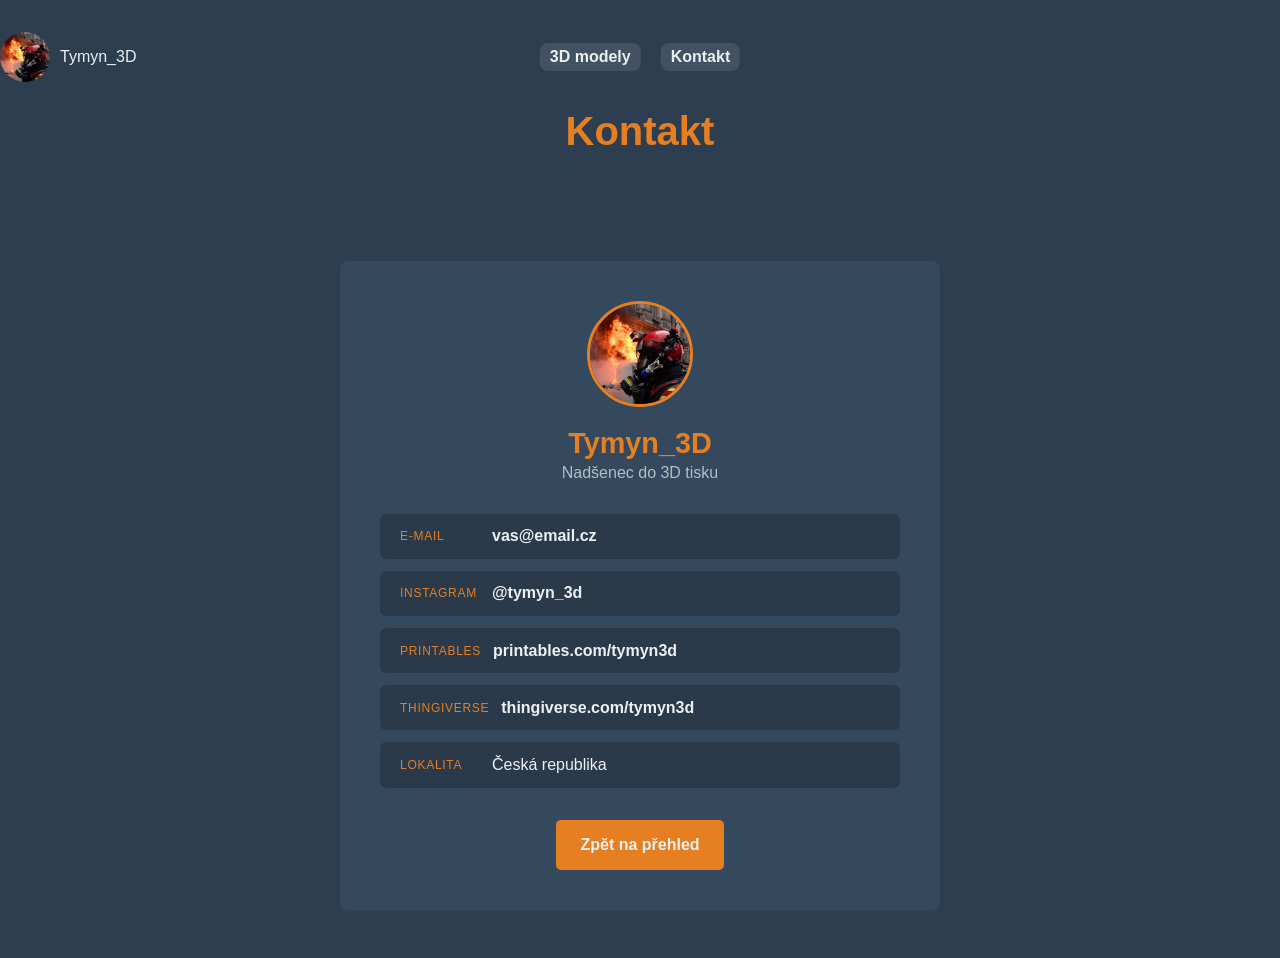
<file: webovky/kontakt.html>
<!DOCTYPE html>
<html lang="cs">
<head>
    <meta charset="UTF-8">
    <meta name="viewport" content="width=device-width, initial-scale=1.0">
    <title>Kontakt – Tymyn_3D</title>
    <link rel="stylesheet" href="style.css">
</head>
<body>
    <header>
        <div class="header-top">
            <div class="profile-box">
                <img src="obrazek_profil.webp" alt="Profil Tymyn_3D" class="profile-img">
                <span>Tymyn_3D</span>
            </div>
            <div class="center-nav">
                <a href="index.html">3D modely</a>
                <a href="kontakt.html">Kontakt</a>
            </div>
        </div>
        <h1>Kontakt</h1>
    </header>
    <main class="contact-wrapper">
        <div class="contact-card">
            <img src="obrazek_profil.webp" alt="Tymyn_3D" class="contact-avatar">
            <h2 class="contact-name">Tymyn_3D</h2>
            <p class="contact-subtitle">Nadšenec do 3D tisku</p>
            <ul class="contact-list">
                <li>
                    <span class="contact-label">E-mail</span>
                    <a href="mailto:vas@email.cz">vas@email.cz</a>
                </li>
                <li>
                    <span class="contact-label">Instagram</span>
                    <a href="https://instagram.com" target="_blank" rel="noopener">@tymyn_3d</a>
                </li>
                <li>
                    <span class="contact-label">Printables</span>
                    <a href="https://www.printables.com" target="_blank" rel="noopener">printables.com/tymyn3d</a>
                </li>
                <li>
                    <span class="contact-label">Thingiverse</span>
                    <a href="https://www.thingiverse.com" target="_blank" rel="noopener">thingiverse.com/tymyn3d</a>
                </li>
                <li>
                    <span class="contact-label">Lokalita</span>
                    <span>Česká republika</span>
                </li>
            </ul>
            <a href="index.html" class="back-button">Zpět na přehled</a>
        </div>
    </main>
</body>
</html>
</file>
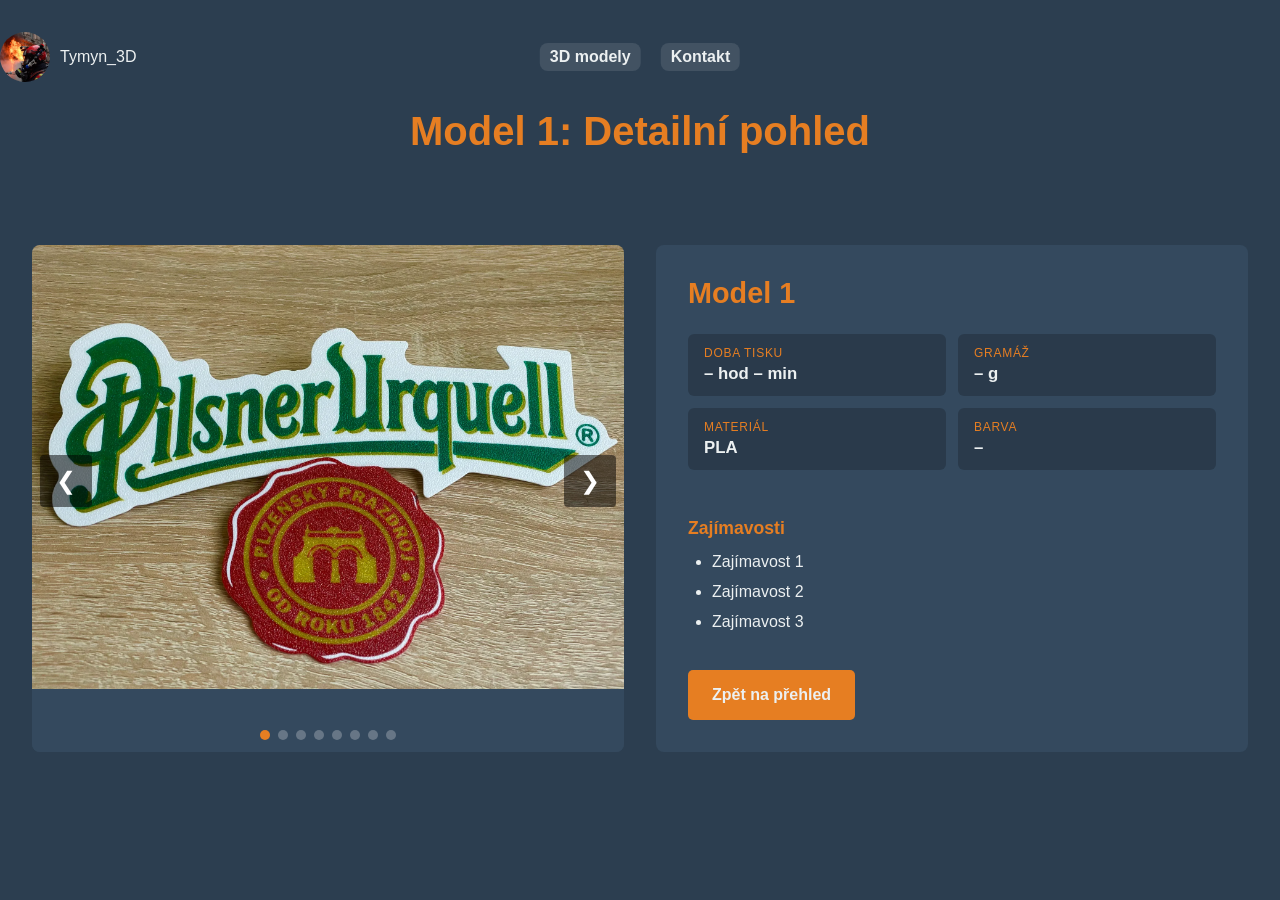
<file: webovky/model1.html>
<!DOCTYPE html>
<html lang="cs">
<head>
    <meta charset="UTF-8">
    <meta name="viewport" content="width=device-width, initial-scale=1.0">
    <title>Detail Modelu 1</title>
    <link rel="stylesheet" href="style.css">
</head>
<body>
    <header>
        <div class="header-top">
            <div class="profile-box">
                <img src="obrazek_profil.webp" alt="Profil Tymyn_3D" class="profile-img">
                <span>Tymyn_3D</span>
            </div>
            <div class="center-nav">
                <a href="index.html">3D modely</a>
                <a href="kontakt.html">Kontakt</a>
            </div>
        </div>
        <h1>Model 1: Detailní pohled</h1>
    </header>
    <main class="detail-wrapper">
        <div class="carousel">
            <div class="carousel-inner">
                <div class="carousel-track-wrapper">
                    <div class="carousel-track">
                        <img src="Foto_Pilsner.webp" alt="Foto 1" class="carousel-img">
                        <img src="Foto_Pilsner.webp" alt="Foto 2" class="carousel-img">
                        <img src="Foto_Pilsner.webp" alt="Foto 3" class="carousel-img">
                        <img src="Foto_Pilsner.webp" alt="Foto 4" class="carousel-img">
                        <img src="Foto_Pilsner.webp" alt="Foto 5" class="carousel-img">
                        <img src="Foto_Pilsner.webp" alt="Foto 6" class="carousel-img">
                        <img src="Foto_Pilsner.webp" alt="Foto 7" class="carousel-img">
                        <img src="Foto_Pilsner.webp" alt="Foto 8" class="carousel-img">
                    </div>
                </div>
                <button class="carousel-btn prev">&#10094;</button>
                <button class="carousel-btn next">&#10095;</button>
            </div>
            <div class="carousel-indicators">
                <span class="dot active"></span>
                <span class="dot"></span>
                <span class="dot"></span>
                <span class="dot"></span>
                <span class="dot"></span>
                <span class="dot"></span>
                <span class="dot"></span>
                <span class="dot"></span>
            </div>
        </div>
        <div class="detail-info">
            <h2>Model 1</h2>
            <div class="detail-meta">
                <div class="meta-item">
                    <span class="meta-label">Doba tisku</span>
                    <span class="meta-value">– hod – min</span>
                </div>
                <div class="meta-item">
                    <span class="meta-label">Gramáž</span>
                    <span class="meta-value">– g</span>
                </div>
                <div class="meta-item">
                    <span class="meta-label">Materiál</span>
                    <span class="meta-value">PLA</span>
                </div>
                <div class="meta-item">
                    <span class="meta-label">Barva</span>
                    <span class="meta-value">–</span>
                </div>
            </div>
            <h3>Zajímavosti</h3>
            <ul class="facts-list">
                <li>Zajímavost 1</li>
                <li>Zajímavost 2</li>
                <li>Zajímavost 3</li>
            </ul>
            <a href="index.html" class="back-button">Zpět na přehled</a>
        </div>
    </main>
    <script src="carousel.js"></script>
</body>
</html>
</file>
<file: webovky/style.css>
:root {
    --primary-bg: #2c3e50;
    --secondary-bg: #34495e;
    --accent-color: #e67e22;
    --accent-hover: #d35400;
    --text-color: #ecf0f1;
    --shadow-color: rgba(0, 0, 0, 0.2);
}

body {
    font-family: -apple-system, BlinkMacSystemFont, "Segoe UI", Roboto, Helvetica, Arial, sans-serif;
    margin: 0;
    background-color: var(--primary-bg);
    color: var(--text-color);
}

header {
    text-align: center;
    padding: 2rem 0;
    position: sticky;
    top: 0;
    z-index: 100;
    background-color: var(--primary-bg);
}

h1 {
    font-size: 2.5rem;
    color: var(--accent-color);
}

.card-container {
    display: grid;
    grid-template-columns: repeat(4, 1fr);
    gap: 1.5rem;
    padding: 2rem;
    max-width: 1400px;
    margin: 0 auto;
}

.card {
    background-color: var(--secondary-bg);
    border-radius: 8px;
    box-shadow: 0 4px 8px var(--shadow-color);
    overflow: hidden;
    width: 100%;
    display: flex;
    flex-direction: column;
    transition: transform 0.2s, box-shadow 0.2s;
}

.card img {
    width: 100%;
    aspect-ratio: 4 / 3;
    object-fit: cover;
    display: block;
}

.card:hover {
    transform: translateY(-5px);
    box-shadow: 0 8px 16px var(--shadow-color);
}

.card h2 {
    font-size: 1.5rem;
    margin: 1.5rem 1.5rem 0.5rem;
}

.card p {
    font-size: 1rem;
    margin: 0 1.5rem;
    flex-grow: 1;
}

.card button {
    display: block;
    width: calc(100% - 3rem);
    padding: 1rem;
    margin: 1.5rem;
    background-color: var(--accent-color);
    color: var(--text-color);
    border: none;
    border-radius: 5px;
    font-size: 1rem;
    font-weight: bold;
    cursor: pointer;
    transition: background-color 0.2s;
}

.card button:hover {
    background-color: var(--accent-hover);
}

.card-link {
    text-decoration: none;
    color: inherit;
}

/* Styly pro detailní stránku */
.detail-wrapper {
    max-width: 1400px;
    margin: 0 auto;
    padding: 2rem;
    display: grid;
    grid-template-columns: 1fr 1fr;
    gap: 2rem;
    align-items: stretch;
}

/* Carousel */
.carousel {
    border-radius: 8px;
    overflow: hidden;
    background-color: var(--secondary-bg);
    display: flex;
    flex-direction: column;
}

.carousel-inner {
    position: relative;
    overflow: hidden;
    flex: 1;
}

.carousel-track-wrapper {
    overflow: hidden;
}

.carousel-track {
    display: flex;
    transition: transform 0.4s ease;
}

.carousel-img {
    min-width: 100%;
    aspect-ratio: 4 / 3;
    object-fit: cover;
    display: block;
}

.carousel-btn {
    position: absolute;
    top: 50%;
    transform: translateY(-50%);
    background: rgba(0, 0, 0, 0.5);
    color: #fff;
    border: none;
    padding: 0.75rem 1rem;
    font-size: 1.5rem;
    cursor: pointer;
    z-index: 10;
    border-radius: 4px;
    transition: background 0.2s;
}

.carousel-btn:hover {
    background: rgba(0, 0, 0, 0.85);
}

.carousel-btn.prev { left: 0.5rem; }
.carousel-btn.next { right: 0.5rem; }

.carousel-indicators {
    display: flex;
    justify-content: center;
    gap: 8px;
    padding: 0.75rem;
    background-color: var(--secondary-bg);
}

.dot {
    width: 10px;
    height: 10px;
    border-radius: 50%;
    background-color: rgba(255, 255, 255, 0.25);
    cursor: pointer;
    transition: background-color 0.2s;
}

.dot.active {
    background-color: var(--accent-color);
}

/* Detail info panel */
.detail-info {
    background-color: var(--secondary-bg);
    border-radius: 8px;
    padding: 2rem;
    display: flex;
    flex-direction: column;
}

.detail-info h2 {
    font-size: 1.8rem;
    color: var(--accent-color);
    margin: 0 0 1.5rem;
}

.detail-meta {
    display: grid;
    grid-template-columns: 1fr 1fr;
    gap: 0.75rem;
    margin-bottom: 1.5rem;
}

.meta-item {
    background-color: rgba(0, 0, 0, 0.2);
    border-radius: 6px;
    padding: 0.75rem 1rem;
}

.meta-label {
    display: block;
    font-size: 0.75rem;
    color: var(--accent-color);
    text-transform: uppercase;
    letter-spacing: 0.06em;
    margin-bottom: 0.25rem;
}

.meta-value {
    font-size: 1.05rem;
    font-weight: bold;
}

.detail-info h3 {
    font-size: 1.1rem;
    color: var(--accent-color);
    margin: 1.5rem 0 0.5rem;
}

.facts-list {
    padding-left: 1.5rem;
    margin: 0 0 2rem;
    line-height: 1.9;
}

.back-button {
    display: inline-block;
    padding: 1rem 1.5rem;
    background-color: var(--accent-color);
    color: var(--text-color);
    text-decoration: none;
    border-radius: 5px;
    font-weight: bold;
    transition: background-color 0.2s;
}

.back-button:hover {
    background-color: var(--accent-hover);
}

.detail-info .back-button {
    margin-top: auto;
    align-self: flex-start;
}
/* Kontakt stránka */
.contact-wrapper {
    max-width: 600px;
    margin: 3rem auto;
    padding: 0 2rem;
}

.contact-card {
    background-color: var(--secondary-bg);
    border-radius: 8px;
    padding: 2.5rem;
    text-align: center;
}

.contact-avatar {
    width: 100px;
    height: 100px;
    border-radius: 50%;
    object-fit: cover;
    border: 3px solid var(--accent-color);
    margin-bottom: 1rem;
}

.contact-name {
    font-size: 1.8rem;
    color: var(--accent-color);
    margin: 0 0 0.25rem;
}

.contact-subtitle {
    font-size: 1rem;
    opacity: 0.7;
    margin: 0 0 2rem;
}

.contact-list {
    list-style: none;
    padding: 0;
    margin: 0 0 2rem;
    text-align: left;
    display: flex;
    flex-direction: column;
    gap: 0.75rem;
}

.contact-list li {
    background-color: rgba(0, 0, 0, 0.2);
    border-radius: 6px;
    padding: 0.85rem 1.25rem;
    display: flex;
    align-items: center;
    gap: 0.75rem;
}

.contact-list a {
    color: var(--text-color);
    text-decoration: none;
    font-weight: bold;
}

.contact-list a:hover {
    color: var(--accent-color);
}

.contact-label {
    font-size: 0.75rem;
    color: var(--accent-color);
    text-transform: uppercase;
    letter-spacing: 0.06em;
    min-width: 80px;
}


/* Responzivita */
@media (max-width: 1100px) {
    .card-container {
        grid-template-columns: repeat(2, 1fr);
    }
}

@media (max-width: 768px) {
    .detail-wrapper {
        grid-template-columns: 1fr;
        padding: 0 1rem;
    }
}

@media (max-width: 600px) {
    .card-container {
        grid-template-columns: 1fr;
    }
}

.header-top {
    display: flex;
    align-items: center;
    justify-content: space-between;
    position: relative;
    margin-bottom: 20px;
}
.profile-box {
    display: flex;
    align-items: center;
    gap: 10px;
}
.profile-img {
    width: 50px;
    height: 50px;
    border-radius: 50%;
    object-fit: cover;
}
.center-nav {
    position: absolute;
    left: 50%;
    transform: translateX(-50%);
    display: flex;
    gap: 20px;
}
.center-nav a {
    text-decoration: none;
    color: inherit;
    font-weight: bold;
    padding: 5px 10px;
    background-color: rgba(255, 255, 255, 0.1);
    border-radius: 8px;
}
</file>
